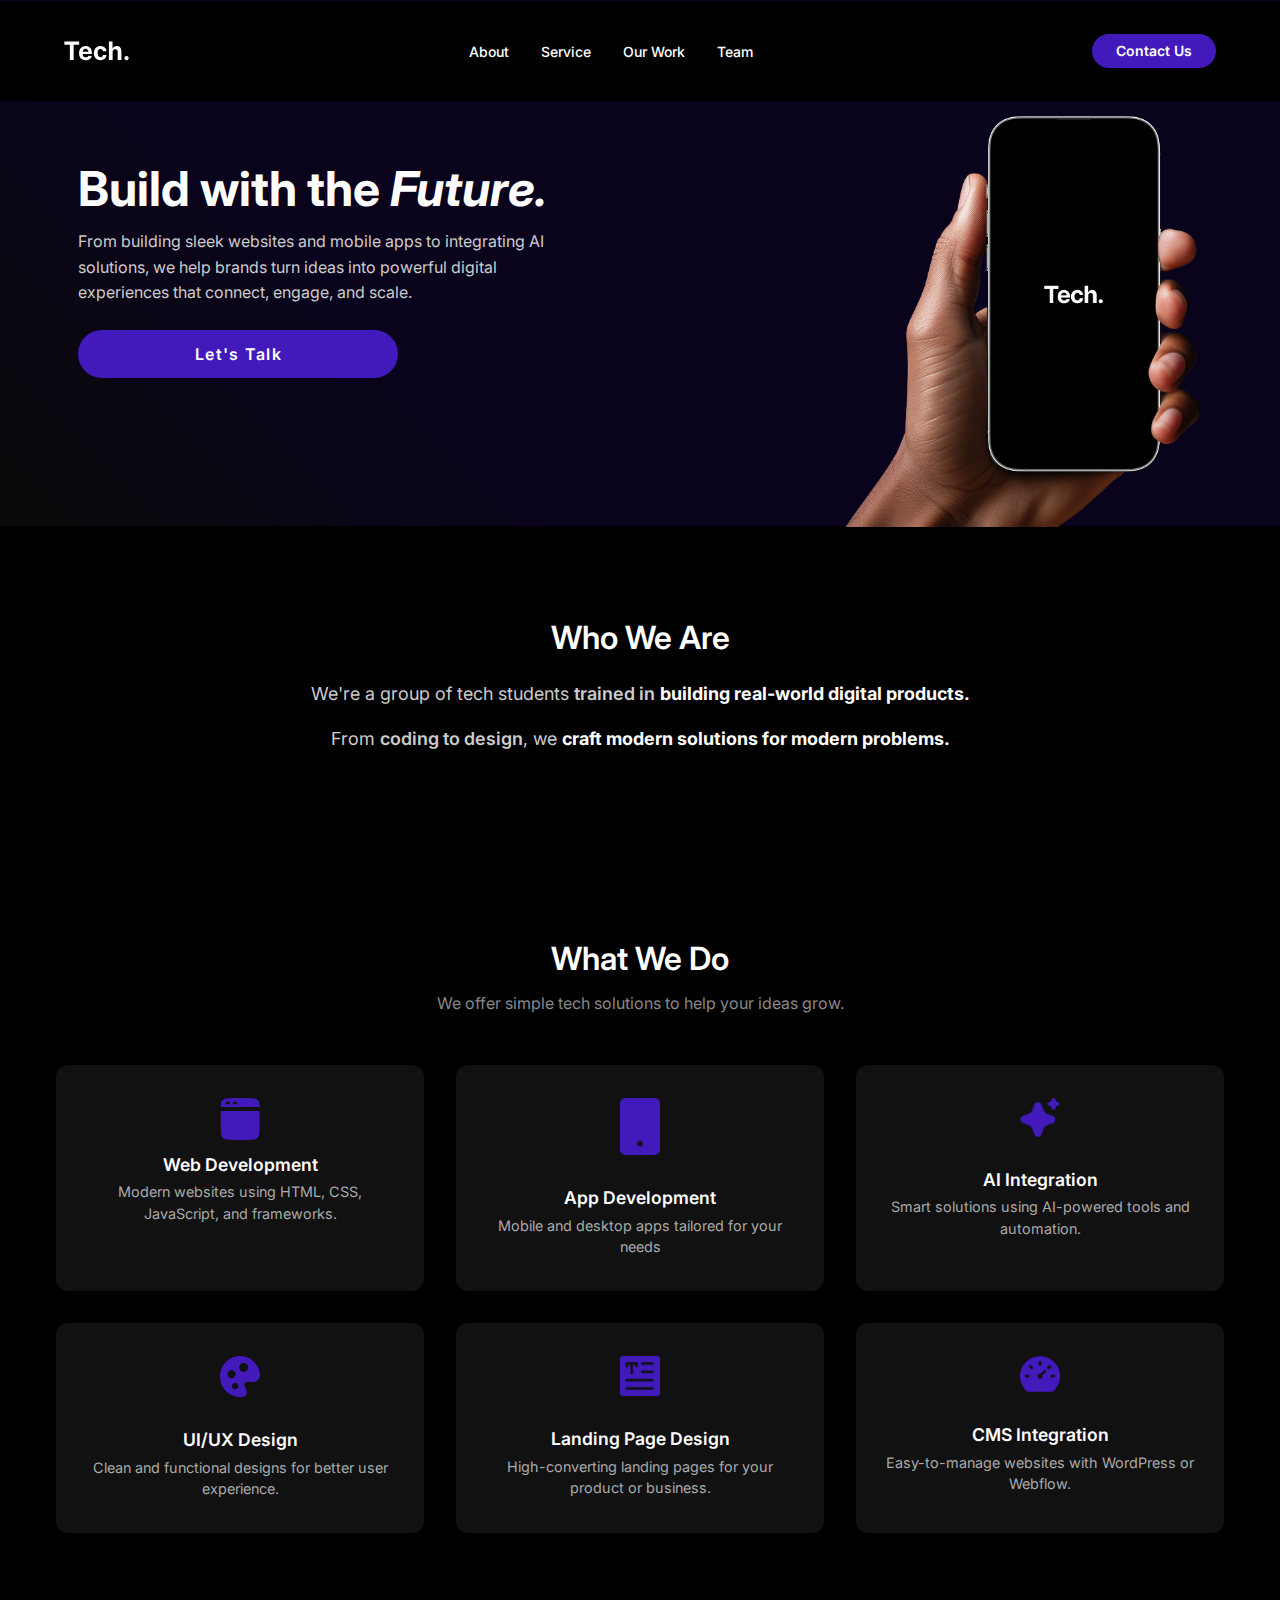
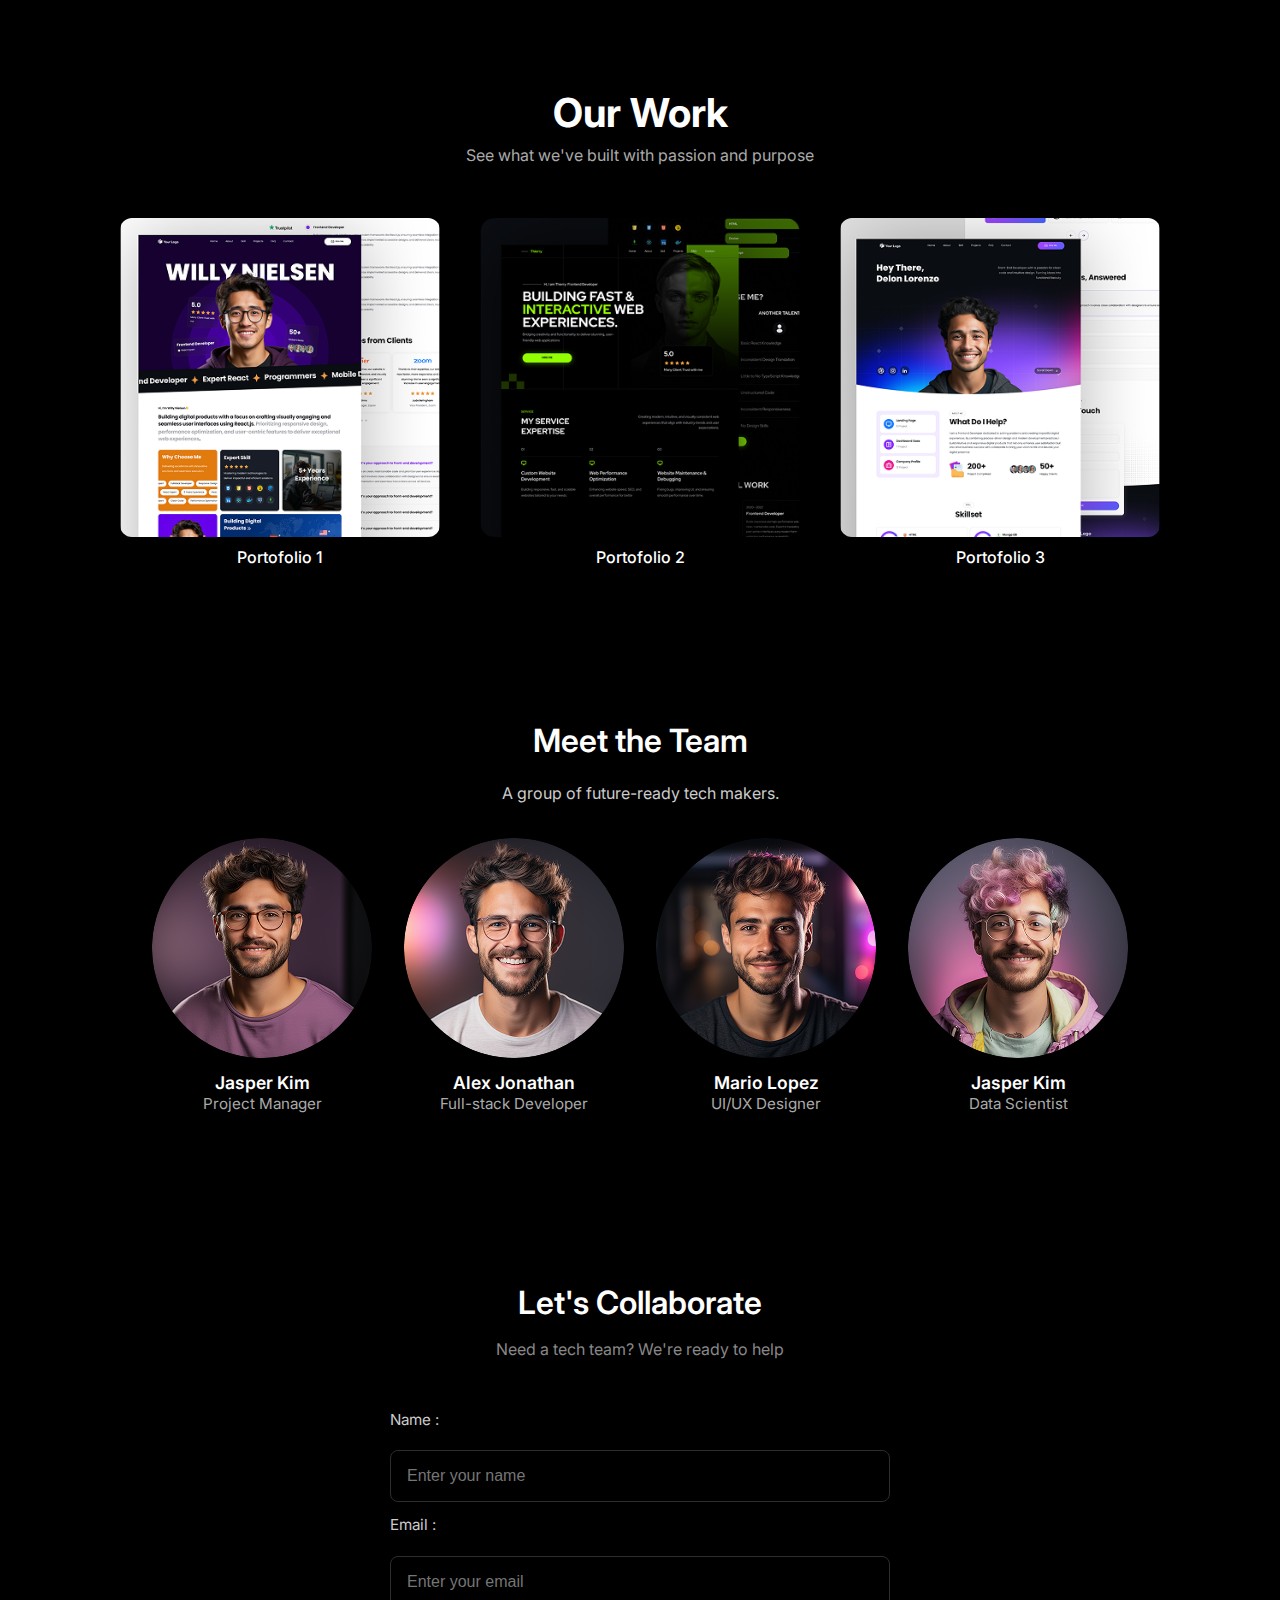
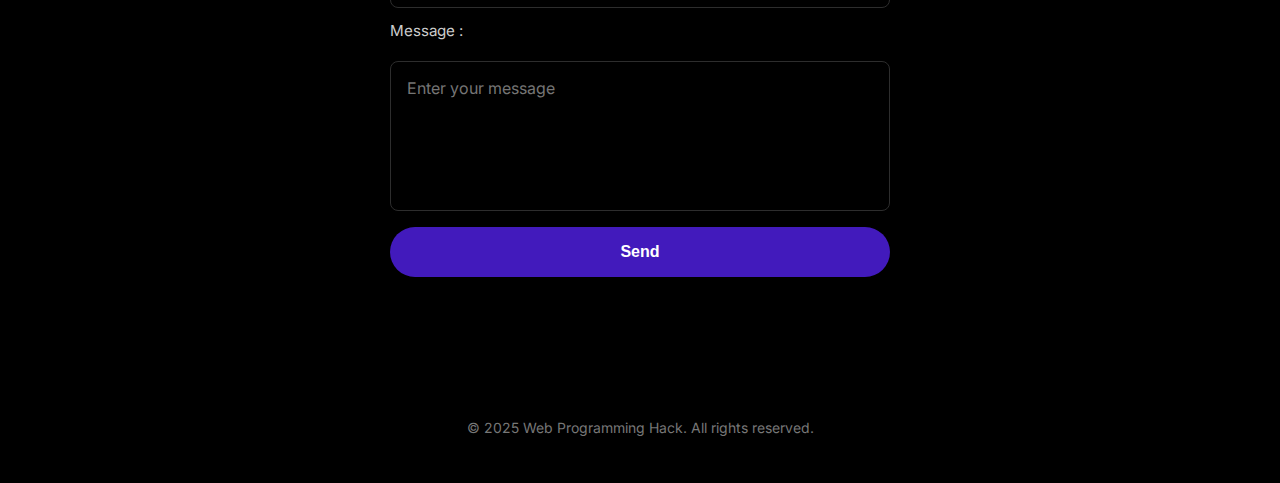
<file: index.html>
<!DOCTYPE html>
<html lang="en">
  <head>
    <meta charset="UTF-8" />
    <meta name="viewport" content="width=device-width, initial-scale=1.0" />
    <title>Challenge-1-WPH-048-EZAR - Ezarelz</title>
    <!-- css -->
    <link rel="stylesheet" href="./css/reset.css" />
    <link rel="stylesheet" href="./css/normalize.css" />
    <link rel="stylesheet" href="./css/css_variables.css" />
    <link rel="stylesheet" href="./css/index.css" />
    <!-- fonts -->
    <link rel="preconnect" href="https://fonts.googleapis.com" />
    <link rel="preconnect" href="https://fonts.gstatic.com" crossorigin />
    <link
      href="https://fonts.googleapis.com/css2?family=Inter:ital,wght@0,100..900;1,100..900&display=swap"
      rel="stylesheet"
    />
  </head>
  <body>
    <!-- code here -->
    <header class="header">
      <nav class="header-inner container">
        <!-- Logo -->
        <h1 class="logo">
          <img src="./assets/images/Tech._logo.svg" alt="Tech Logo" />
        </h1>

        <input type="checkbox" id="menu-toggle" class="menu-toggle" />
        <label for="menu-toggle" class="menu-icon">&#9776;</label>

        <ul class="desktop-nav">
          <li><a href="#about">About</a></li>
          <li><a href="#services">Service</a></li>
          <li><a href="#work">Our Work</a></li>
          <li><a href="#team">Team</a></li>
        </ul>

        <!--Button Untuk Desktop -->
        <a href="#contact" class="btn-contact desktop-btn">Contact Us</a>

        <!-- Menu di Mobile atau layar lebih kecil -->
        <div class="nav-wrapper-mobile">
          <ul>
            <li><a href="#about">About</a></li>
            <li><a href="#services">Service</a></li>
            <li><a href="#work">Our Work</a></li>
            <li><a href="#team">Team</a></li>
          </ul>
          <a href="#contact" class="btn-contact">Contact Us</a>
        </div>
      </nav>
    </header>

    <!-- Bagian Hero -->
    <section class="hero">
      <div class="container hero-content">
        <div class="hero-text">
          <h2>Build with the <span>Future.</span></h2>
          <p>
            From building sleek websites and mobile apps to integrating AI
            solutions, we help brands turn ideas into powerful digital
            experiences that connect, engage, and scale.
          </p>
          <a href="#contact" class="btn-primary">Let's Talk</a>
        </div>
        <div class="hero-image">
          <img
            src="./assets/images/hero-hand.png"
            alt="Phone mockup with Tech."
          />
        </div>
      </div>
    </section>

    <!-- Bagian About -->
    <section id="about" class="about">
      <div class="container">
        <h3 class="section-title">Who We Are</h3>

        <!-- Bagian Font tebal-tipis -->

        <div class="section-subtitle">
          <span class="subtitle-line">
            We're a group of tech students
            <span class="semibold">trained in</span>
            <span class="bold">building real-world digital products.</span>
          </span>
          <span class="subtitle-line">
            From <span class="semibold">coding to design</span>, we
            <span class="bold">
              craft modern solutions for modern problems.</span
            >
          </span>
        </div>
      </div>
    </section>

    <!-- Bagian Services -->
    <section id="services" class="services-section">
      <h2 class="section-title">What We Do</h2>
      <p class="section-subtitle">
        We offer simple tech solutions to help your ideas grow.
      </p>
      <!-- Grid 6 Box -->
      <div class="services-grid">
        <div class="service-card web">
          <div class="icon-group">
            <img
              src="./assets/images/vectors/web_development_vector.png"
              alt="icon-top"
              class="icon-top"
            />
            <img
              src="./assets/images/vectors/web_development_vector-2.png"
              alt="icon-bottom"
              class="icon-bottom"
            />
          </div>
          <h4>Web Development</h4>
          <p>Modern websites using HTML, CSS, JavaScript, and frameworks.</p>
        </div>

        <div class="service-card">
          <img
            src="./assets/images/vectors/app_development.png"
            alt="App Icon"
            class="icon-single"
          />
          <h4>App Development</h4>
          <p>Mobile and desktop apps tailored for your needs</p>
        </div>

        <div class="service-card">
          <img
            src="./assets/images/vectors/ai_integration.png"
            alt="AI Icon"
            class="icon-single"
          />
          <h4>AI Integration</h4>
          <p>Smart solutions using AI-powered tools and automation.</p>
        </div>

        <div class="service-card">
          <img
            src="./assets/images/vectors/uiux_design.png"
            alt="UI/UX Icon"
            class="icon-single"
          />
          <h4>UI/UX Design</h4>
          <p>Clean and functional designs for better user experience.</p>
        </div>

        <div class="service-card">
          <img
            src="./assets/images/vectors/landing_page_design_icon.png"
            alt="Landing Page Icon"
            class="icon-single"
          />
          <h4>Landing Page Design</h4>
          <p>High-converting landing pages for your product or business.</p>
        </div>

        <div class="service-card">
          <img
            src="./assets/images/vectors/cms_integration_icon.png"
            alt="CMS Icon"
            class="icon-single"
          />
          <h4>CMS Integration</h4>
          <p>Easy-to-manage websites with WordPress or Webflow.</p>
        </div>
      </div>
    </section>

    <!-- Bagian Our Work -->
    <section id="work" class="work-section">
      <div class="container">
        <h2 class="section-title">Our Work</h2>
        <p class="section-subtitle">
          See what we've built with passion and purpose
        </p>
        <div class="work-gallery">
          <div class="work-card">
            <img src="./assets/images/our_work_1.png" alt="Portfolio 1" />
            <p>Portofolio 1</p>
          </div>
          <div class="work-card">
            <img src="./assets/images/our_work_2.png" alt="Portfolio 2" />
            <p>Portofolio 2</p>
          </div>
          <div class="work-card">
            <img src="./assets/images/our_work_3.png" alt="Portfolio 3" />
            <p>Portofolio 3</p>
          </div>
        </div>
      </div>
    </section>

    <!-- Bagian Meet Our Team -->
    <!-- Team Section -->
    <section id="team" class="team-section">
      <div class="container">
        <h2 class="section-title">Meet the Team</h2>
        <p class="section-subtitle">A group of future-ready tech makers.</p>
        <div class="team-members">
          <div class="team-grid">
            <img
              src="./assets/images/1_first_jasper_kim.png"
              alt="Jasper Kim"
            />
            <h4>Jasper Kim</h4>
            <p>Project Manager</p>
          </div>
          <div class="team-grid">
            <img
              src="./assets/images/2_alex_jonathan.png"
              alt="Alex Jonathan"
            />
            <h4>Alex Jonathan</h4>
            <p>Full-stack Developer</p>
          </div>
          <div class="team-grid">
            <img src="./assets/images/3_mario_lopez.png" alt="Mario Lopez" />
            <h4>Mario Lopez</h4>
            <p>UI/UX Designer</p>
          </div>
          <div class="team-grid">
            <img src="./assets/images/4_last_jasper_kim.png" alt="Jasper Kim" />
            <h4>Jasper Kim</h4>
            <p>Data Scientist</p>
          </div>
        </div>
      </div>
    </section>
    <!-- Bagian Contact Form -->
    <section id="contact" class="contact-section">
      <div class="container">
        <h2 class="section-title">Let's Collaborate</h2>
        <p class="section-subtitle">Need a tech team? We're ready to help</p>
        <form class="contact-form">
          <label for="name">Name : </label>
          <input type="text" id="name" placeholder="Enter your name" />

          <label for="email">Email : </label>
          <input type="email" id="email" placeholder="Enter your email" />

          <label for="message">Message : </label>
          <textarea id="message" placeholder="Enter your message"></textarea>

          <button type="submit">Send</button>
        </form>
      </div>
    </section>

    <!-- Footer -->
    <footer class="footer">
      <div class="container">
        <p>&copy; 2025 Web Programming Hack. All rights reserved.</p>
      </div>
    </footer>
  </body>
</html>
</file>
<file: css/css_variables.css>
:root {
  /* Colors */
  --color-black: #000;
  --color-white: #fff;
  --color-text-light: #ccc;
  --color-text-lighter: #aaa;
  --color-text-subtle: #888;
  --color-text-footer: #777;
  --color-primary: #421abc;
  --color-primary-hover: #5f46ab;
  --color-card-bg: #111;
  --color-card-border: #2d2d2d;
  --color-hover-bg: #f5f5f5cd;
  --color-gradient-overlay: #210a5e4d;

  /* Font */
  --font-main: 'Inter', sans-serif;
  --font-size-xs: 0.9rem;
  --font-size-sm: 1rem;
  --font-size-md: 1.1rem;
  --font-size-lg: 1.75rem;
  --font-size-xl: 2rem;
  --font-size-xxl: 2.5rem;
  --font-size-title: 3rem;

  /* Spacing */
  --spacing-xs: 0.5rem;
  --spacing-sm: 1rem;
  --spacing-md: 1.5rem;
  --spacing-lg: 2rem;
  --spacing-xl: 4rem;

  /* Radius */
  --radius-pill: 999px;
  --radius-lg: 12px;
  --radius-md: 8px;

  /* Transition */
  --transition-fast: 0.3s ease;
}
</file>
<file: css/index.css>
/* code here */
/* === Body === */

body {
  font-family: 'Inter', sans-serif;
  background-color: #000;
  color: #fff;
  margin: 0;
  padding: 0;
  padding-top: 1px;
}

/* === Container === */
.container {
  width: 90%;
  max-width: 1440px;
  margin: 0 auto;
  padding: 1rem 0;
}

/* === Header === */
.header {
  background-color: #000;
  padding: 1rem 0;
  top: 0;
  position: sticky;
  z-index: 1000;
}

.header-inner {
  display: flex;
  align-items: center;
  justify-content: space-between;
  flex-wrap: nowrap;
}

/* === Logo === */
.logo {
  display: flex;
  align-items: center;
  margin: 0;
}

.logo img {
  height: 36px;
  width: 65px;
  display: block;
  object-fit: contain;
}

/* === Hamburger Button === */
.menu-toggle {
  display: none;
}

.menu-icon {
  display: none;
  font-size: 1.75rem;
  color: white;
  cursor: pointer;
  z-index: 1001;
}

/* === Desktop Nav === */
.desktop-nav {
  display: flex;
  gap: 2rem;
  list-style: none;
  margin: 0;
  padding: 0;
}

.desktop-nav a {
  color: white;
  text-decoration: none;
  font-size: 14px;
  font-weight: 500;
}

/* === Desktop Button === */
.desktop-btn {
  display: inline-flex;
}

.btn-contact {
  background-color: #421abc;
  color: white;
  padding: 0.6rem 1.5rem;
  border-radius: 999px;
  font-weight: 600;
  text-decoration: none;
  font-size: 14px;
}

/* === Mobile Nav === */
.nav-wrapper-mobile {
  display: none;
  position: absolute;
  top: 100%;
  right: 1rem;
  background: #000;
  padding: 1.5rem;
  border-radius: 8px;
  box-shadow: 0 4px 12px rgba(0, 0, 0, 0.5);
  flex-direction: column;
  align-items: flex-start;
  z-index: 1000;
}

.nav-wrapper-mobile ul {
  list-style: none;
  display: flex;
  flex-direction: column;
  gap: 1rem;
  padding: 0;
  margin: 0;
}

.nav-wrapper-mobile a {
  color: white;
  text-decoration: none;
  font-size: 14px;
}

.nav-wrapper-mobile .btn-contact {
  margin-top: 1rem;
}

/* === Responsive untuk menu mobile 768px  === */
@media (max-width: 768px) {
  .desktop-nav,
  .desktop-btn {
    display: none;
  }

  .menu-icon {
    display: block;
    margin-left: auto;
  }

  .menu-toggle:checked ~ .nav-wrapper-mobile {
    display: flex;
  }

  .logo img {
    width: 65px;
    height: auto;
  }
}

.desktop-nav a:hover,
.nav-wrapper-mobile a:hover {
  background-color: #f5f5f5cd;
  border-radius: 999px;
  padding: 0.4rem 0.9rem;
  transition: background 0.3s ease;
}

/* === Hero Section === */
.hero {
  background: linear-gradient(45deg, #0a0a0a, #210a5e4d 30%);
  padding: 4rem 1rem 0;
  overflow: visible;
  margin-top: -20dvh;
}

.hero-content {
  display: grid;
  grid-template-columns: 1fr auto; /* text kiri, gambar kanan */
  align-items: center;
  gap: 1rem;
  max-width: 1200px;
  margin: 0 auto;
  padding-block-start: 2rem;
}

.hero-text h2 {
  font-size: 3rem;
  font-weight: 700;
  color: #fff;
  margin-bottom: 1rem;
  margin-top: 1rem;
}

.hero-text h2 span {
  font-style: italic;
}

.hero-text p {
  color: #ccc;
  font-size: 1rem;
  line-height: 1.6rem;
  max-width: 500px;
  margin-bottom: 1.5rem;
}
.btn-primary {
  background-color: #421abc;
  color: #ffffff;
  padding: 1rem;
  width: 20rem;
  border: none;
  text-align: center;
  border-radius: 999px;
  font-size: 1rem;
  font-weight: 600;
  letter-spacing: 0.08em;
  display: inline-block;
  text-decoration: none;
  transition: background 0.3s ease, color 0.3s ease;
}

.btn-primary:hover {
  background-color: #5f46ab;
  color: #ffffff;
}

.hero-image {
  display: flex;
  justify-content: flex-end; /* dorong ke kanan */
}

.hero-image img {
  max-width: 400px;
  width: 100%;
  object-fit: contain;
  transform: translateY(17px);
  margin: 0;
}
/* MEDIA QUERY UNTUK TABLET Landscape (768px–1024px) */

@media (min-width: 768px) and (max-width: 1024px) {
  .hero {
    padding: 3rem 1rem 0;
    margin-top: -6dvh; /* jangan terlalu tinggi */
  }

  .hero-content {
    grid-template-columns: 1fr 1fr;
    gap: 2rem;
    padding-block-start: 1rem;
  }

  .hero-text h2 {
    font-size: 2.75rem;
  }

  .hero-text p {
    font-size: 1rem;
    line-height: 1.6;
    text-align: left;
  }

  .hero-image {
    justify-content: center;
  }

  .hero-image img {
    max-width: 320px;
    transform: translateY(10px);
    margin: 0 auto;
  }

  .btn-primary {
    font-size: 0.95rem;
    padding: 0.75rem 1.5rem;
    width: 16rem;
  }
}

/* === Responsive Mobile (max-width: 768px) === */
@media (max-width: 768px) {
  .hero {
    padding: 2rem 1rem 0;
    margin-top: -0.01dvh;
  }

  .hero-content {
    display: grid;
    grid-template-columns: 1fr;
    gap: 0.05rem;
    justify-items: center;
    text-align: center;
  }

  .hero-text h2 {
    font-size: 2.25rem;
    text-align: left;
  }

  .hero-text p {
    font-size: 0.95rem;
    text-align: left;
  }

  .hero-image {
    display: flex;
    justify-content: center;
  }

  .hero-image img {
    max-width: 220px;
    transform: translateY(15px);
    margin: 0 auto;
  }
}

/* === About Section === */
.about {
  padding: 5rem 0;
  background-color: #000;
}

.section-title {
  text-align: center;
  font-size: 32px;
  font-weight: 600;
  color: #fff;
  margin-bottom: 1.5rem;
}

.section-subtitle {
  max-width: 800px;
  margin: 0 auto;
  font-size: 18px;
  color: #ccc;
  text-align: center;
  line-height: 1.8;
}

.subtitle-line {
  display: block;
  margin-bottom: 0.75rem;
}

.semibold {
  font-weight: 600;
  color: #ccc;
}

.bold {
  font-weight: 700;
  color: #fff;
}

@media (max-width: 768px) {
  .section-title {
    font-size: 1.8rem;
  }

  .section-subtitle {
    font-size: 0.95rem;
  }
}

/* === Services Section === */
.services-section {
  padding: 5rem 1rem;
  background-color: #000;
  text-align: center;
}

.services-section .section-title {
  font-size: 2rem;
  color: #fff;
  margin-bottom: 1rem;
}

.services-section .section-subtitle {
  color: #888;
  font-size: 1rem;
  margin-bottom: 3rem;
  max-width: 600px;
  margin-inline: auto;
  line-height: 1.6;
}

.services-grid {
  display: grid;
  gap: 2rem;
  max-width: 1200px;
  margin: 0 auto;
  padding: 0 1rem;
  grid-template-columns: repeat(2, 1fr);
}

.service-card {
  width: 100%;
  box-sizing: border-box;
  padding: 2rem 1.5rem;
  background-color: #111;
  border-radius: 12px;
  border: 1px solid transparent;
  transition: all 0.3s ease;
}
.service-card:hover {
  border-color: #7b2ff7;
  transform: translateY(-5px);
}

.service-card h4 {
  color: #fff;
  margin-top: 1rem;
  font-size: 1.1rem;
  font-weight: 600;
}

.service-card p {
  color: #aaa;
  font-size: 0.9rem;
  margin-top: 0.5rem;
  line-height: 1.5;
}

.icon-group {
  display: flex;
  flex-direction: column;
  align-items: center;
}

.icon-top {
  width: 40px;
  height: 9px;
  margin-bottom: 0.25rem;
}

.icon-bottom {
  width: 40px;
  height: 29px;
}

.icon-single {
  width: 40px;
  margin-bottom: 1rem;
}
@media (max-width: 768px) {
  .service-card {
    padding: 1.5rem 1rem;
  }
}
/* tampilan grid 3 column desktop */
@media (min-width: 1024px) {
  .services-grid {
    grid-template-columns: repeat(3, 1fr);
  }
}

/* === Work Section === */

.work-section {
  background-color: #000;
  color: #fff;
  padding: 4rem 1rem;
  text-align: center;
}

.work-section .section-title {
  font-size: 2.5rem;
  font-weight: bold;
  margin-bottom: 0.5rem;
}

.work-section .section-subtitle {
  font-size: 1rem;
  color: #aaa;
  margin-bottom: 3rem;
}

.work-gallery {
  display: flex;
  justify-content: center;
  gap: 2.5rem;
  flex-wrap: wrap;
}

/* Card */
.work-card {
  display: flex;
  flex-direction: column;
  align-items: center;
  max-width: 320px;
}

.work-card img {
  width: 100%;
  height: auto;
  border-radius: 12px;
  object-fit: cover;
  box-shadow: 0 4px 12px rgba(0, 0, 0, 0.3);
  transition: transform 0.3s ease;
}

.work-card img:hover {
  transform: scale(1.03);
}

/* Caption */
.work-card p {
  margin-top: 0.75rem;
  font-size: 1rem;
  font-weight: 500;
  color: #fff;
}
/* Mobile < 768 px */
@media (max-width: 768px) {
  .work-gallery {
    flex-direction: column;
    align-items: center;
    gap: 2rem;
  }

  .work-card {
    width: 90%;
    max-width: 320px;
  }

  .work-card img {
    width: 100%;
  }
}

/* === Team Section === */

.team-section {
  background-color: #000; /* Hitam elegan */
  padding: 4rem 1rem;
  color: #fff;
}

.team-section .section-subtitle {
  font-size: 1rem;
  color: #cccccc;
  margin-bottom: 2rem;
  max-width: 600px;
  margin-left: auto;
  margin-right: auto;
  line-height: 1.6;
}

.team-members {
  display: flex;
  justify-content: center;
  align-items: center;
  gap: 2rem;
  flex-wrap: wrap;
}

.team-grid {
  display: flex;
  flex-direction: column;
  align-items: center;
  text-align: center;
}

.team-grid img {
  width: 220px;
  height: 220px;
  border-radius: 50%;
  object-fit: cover;
  margin-bottom: 1rem;
}

.team-grid h4 {
  font-size: 1.1rem;
  font-weight: 600;
  margin: 0;
}

.team-grid p {
  font-size: 0.95rem;
  color: #aaa;
  margin-top: 0.25rem;
}

@media (max-width: 768px) {
  .team-members {
    display: grid;
    grid-template-columns: repeat(2, 1fr);
    gap: 2rem;
    justify-items: center;
  }

  .team-grid img {
    width: 140px;
    height: 140px;
    border-radius: 50%;
    object-fit: cover;
    margin-bottom: 1rem;
  }
}
/* === Contact Section === */
.contact-section {
  padding: 5rem 1rem;
  background-color: #000;
  text-align: center;
}

.contact-section h2 {
  color: #fff;
  font-size: 2rem;
  margin-bottom: 1rem;
}

.contact-section p {
  color: #888;
  font-size: 1rem;
  margin-bottom: 3rem;
}

.contact-form {
  max-width: 500px;
  position: relative;
  margin: 0 auto;
  display: flex;
  flex-direction: column;
  font-family: 'Inter', sans-serif;
  gap: 0.95rem;
}

.contact-form label {
  display: block;
  text-align: left;
  color: #ccc;
  margin-bottom: 0.5rem;
  font-size: 0.95rem;
}

.contact-form input,
.contact-form textarea {
  width: 100%;
  padding: 1rem;
  border-radius: 8px;
  border: 1px solid #2d2d2d;
  background-color: #000;
  color: #fff;
  font-size: 1rem;
}

.contact-form textarea {
  height: 150px;
  margin-top: 0 auto;
  resize: none;
  font-family: 'Inter', sans-serif;
}

.contact-form button {
  background-color: #421abc;
  color: #fff;
  padding: 1rem;
  border: none;
  border-radius: 999px;
  font-size: 1rem;
  font-weight: 600;
  cursor: pointer;
  transition: background 0.3s ease;
}

.contact-form button:hover {
  background-color: #5f46ab;
}
/* === Responsive Mobile <768px === */

@media (max-width: 768px) {
  .contact-form {
    width: 100%;
    padding: 0 1rem;
  }

  .btn-primary,
  .btn-contact,
  .contact-form button {
    padding: 0.75rem 1.25rem;
    font-size: 0.95rem;
  }

  .contact-form input,
  .contact-form textarea {
    font-size: 0.95rem;
    padding: 0.8rem;
  }
}
/* === Footer === */
.footer {
  padding: 2rem 0;
  text-align: center;
  font-size: 14px;
  color: #777;
}
</file>
